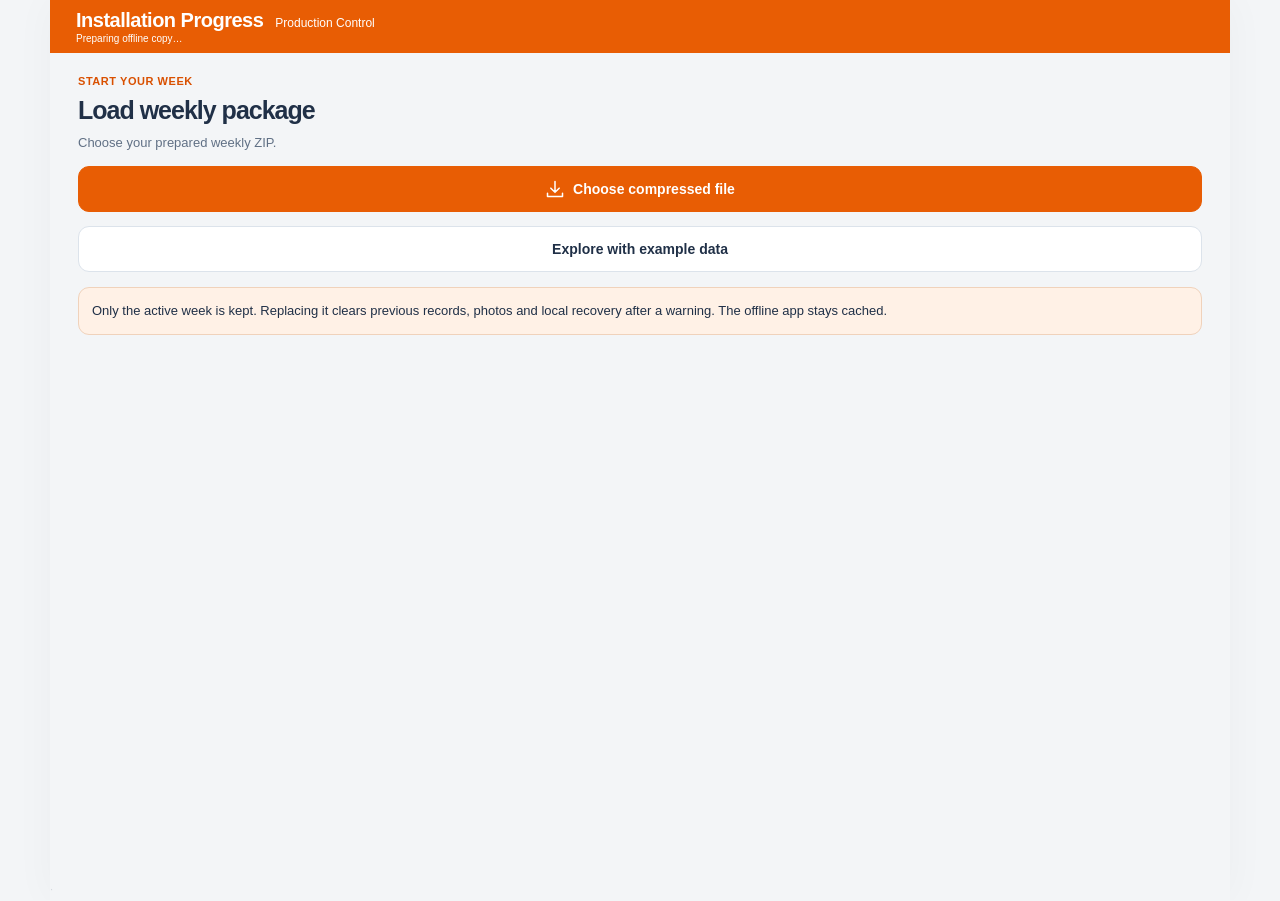
<file: index.html>
<!doctype html>
<html lang="en-GB">
<head>
  <meta charset="utf-8">
  <meta name="viewport" content="width=device-width,initial-scale=1,viewport-fit=cover">
  <meta name="theme-color" content="#e85d04">
  <meta name="apple-mobile-web-app-capable" content="yes">
  <meta name="apple-mobile-web-app-status-bar-style" content="default">
  <meta name="description" content="Offline installation progress, daily review and supervisor sign-off.">
  <title>Installation Progress · Production Control</title>
  <link rel="manifest" href="./manifest.webmanifest">
  <link rel="icon" href="./icon.svg" type="image/svg+xml">
  <link rel="apple-touch-icon" href="./icon-192.png">
  <link rel="stylesheet" href="./app.css">
  <script defer src="./vendor/pako.min.js"></script>
  <script defer src="./vendor/jszip.min.js"></script>
  <script defer src="./shared/gate-config.js"></script>
  <script defer src="./shared/production-core.js"></script>
  <script defer src="./shared/weekly-core.js"></script>
  <script defer src="./shared/files.js"></script>
  <script defer src="./storage.js"></script>
  <script defer src="./app.js"></script>
</head>
<body>
  <svg class="symbol-bank" aria-hidden="true" xmlns="http://www.w3.org/2000/svg">
    <symbol id="i-home" viewBox="0 0 24 24"><path d="m3 10 9-7 9 7v10H3zM9 20v-8h6v8"/></symbol>
    <symbol id="i-room" viewBox="0 0 24 24"><path d="M3 21h18M6 21V4l11-2v19M17 5h3v16M13 12v1"/></symbol>
    <symbol id="i-draft" viewBox="0 0 24 24"><path d="M8 4H5v17h14V4h-3M8 2h8v5H8zM8 11h8M8 15h8"/></symbol>
    <symbol id="i-export" viewBox="0 0 24 24"><path d="M13 3H4v18h16v-8M11 12 21 2M15 2h6v6"/></symbol>
    <symbol id="i-camera" viewBox="0 0 24 24"><path d="M3 7h4l2-3h6l2 3h4v14H3z"/><circle cx="12" cy="13" r="4"/></symbol>
    <symbol id="i-photo" viewBox="0 0 24 24"><path d="M3 3h18v18H3zM3 17l6-6 4 4 3-3 5 5"/><circle cx="16" cy="7" r="1"/></symbol>
    <symbol id="i-down" viewBox="0 0 24 24"><path d="M12 3v13m-5-5 5 5 5-5M3 17v4h18v-4"/></symbol>
    <symbol id="i-check" viewBox="0 0 24 24"><path d="m4 12 5 5L20 6"/></symbol>
    <symbol id="i-arrow" viewBox="0 0 24 24"><path d="M5 12h14m-6-6 6 6-6 6"/></symbol>
    <symbol id="i-chevron" viewBox="0 0 24 24"><path d="m6 9 6 6 6-6"/></symbol>
    <symbol id="i-plus" viewBox="0 0 24 24"><path d="M12 4v16M4 12h16"/></symbol>
    <symbol id="i-offline" viewBox="0 0 24 24"><path d="m3 3 18 18M5 8a5 5 0 0 0 0 10h12M9 5a7 7 0 0 1 10 6 4 4 0 0 1 2 6"/></symbol>
    <symbol id="i-menu" viewBox="0 0 24 24"><circle cx="5" cy="12" r="1"/><circle cx="12" cy="12" r="1"/><circle cx="19" cy="12" r="1"/></symbol>
  </svg>
  <div id="app">
    <header class="app-header">
      <div class="header-top"><div><div class="brand">Installation Progress</div><div class="subtitle">Production Control</div></div><button class="icon-button header-menu" id="settings-button" aria-label="Week and field settings"><svg><use href="#i-menu"/></svg></button></div>
      <div class="header-status"><span id="offline-status" role="status">Preparing offline copy…</span><span id="week-label"></span></div>
    </header>
    <div id="error-banner" role="alert" hidden></div>
    <main id="content" tabindex="-1"><p>Opening saved work…</p></main>
    <div id="notice" role="status" aria-live="polite" hidden></div>
    <nav id="bottom-menu" aria-label="Main menu" hidden>
      <button data-page="home"><svg><use href="#i-home"/></svg><span>Home</span></button>
      <button data-page="rooms"><svg><use href="#i-room"/></svg><span>Rooms</span></button>
      <button data-page="draft"><svg><use href="#i-draft"/></svg><span>Draft</span></button>
      <button data-page="export"><svg><use href="#i-export"/></svg><span>Export</span></button>
      <button data-page="photos"><svg><use href="#i-photo"/></svg><span>Photos</span></button>
    </nav>
    <footer class="device-status"><button id="recovery-corner" aria-label="Recovery corner: tap five times">·</button><span id="save-status" class="screen-reader" role="status">Local storage</span><span id="day-label" class="screen-reader"></span></footer>
  </div>
  <input id="package-input" type="file" accept=".zip,application/zip" hidden>
  <input id="recovery-input" type="file" multiple accept=".zip,application/zip" hidden>
  <input id="camera-input" type="file" accept="image/*" capture="environment" hidden>
  <dialog id="modal"><div id="modal-body"></div></dialog>
  <noscript>This application needs JavaScript to save offline work.</noscript>
</body>
</html>
</file>
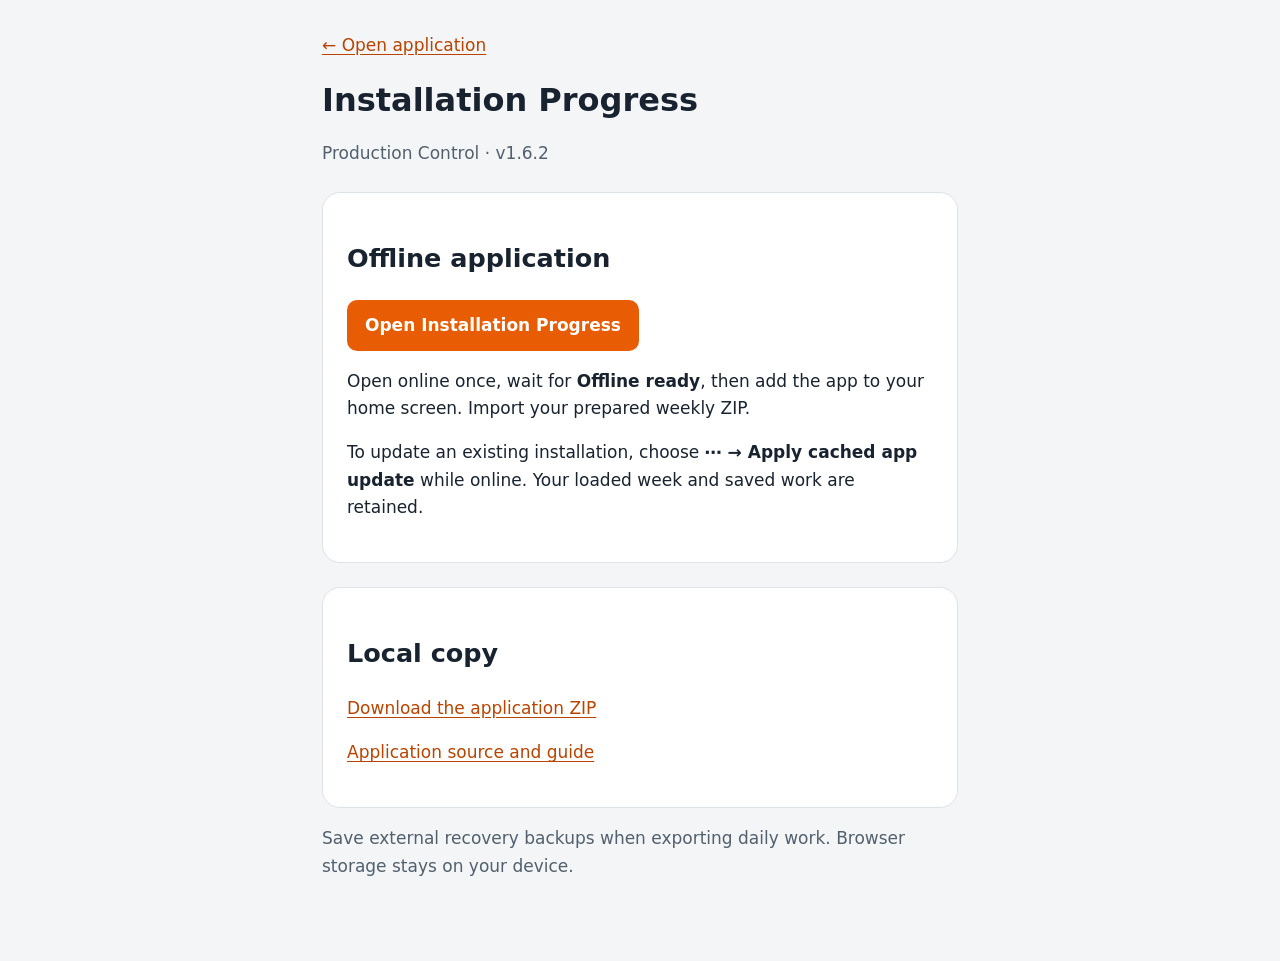
<file: downloads.html>
<!doctype html>
<html lang="en-GB">
<head>
<meta charset="utf-8"><meta name="viewport" content="width=device-width,initial-scale=1"><meta name="theme-color" content="#e85d04"><title>Installation Progress · Application</title><link rel="icon" href="./icon.svg" type="image/svg+xml">
<style>*{box-sizing:border-box}body{margin:0;background:#f3f5f7;color:#18232f;font:17px/1.6 system-ui,sans-serif}main{max-width:680px;margin:auto;padding:32px 22px 64px}h1{font-size:32px;line-height:1.2}section{margin-top:24px;padding:24px;background:white;border:1px solid #dde3e8;border-radius:18px}a{color:#b94400;text-underline-offset:3px}.button{display:inline-block;border-radius:10px;padding:12px 18px;background:#e85d04;color:white;text-decoration:none;font-weight:650}.subtle{color:#52606d}</style>
</head>
<body><main><a href="./">← Open application</a><h1>Installation Progress</h1><p class="subtle">Production Control · v1.6.2</p>
<section><h2>Offline application</h2><p><a class="button" href="./">Open Installation Progress</a></p><p>Open online once, wait for <strong>Offline ready</strong>, then add the app to your home screen. Import your prepared weekly ZIP.</p><p>To update an existing installation, choose <strong>⋯ → Apply cached app update</strong> while online. Your loaded week and saved work are retained.</p></section>
<section><h2>Local copy</h2><p><a href="./downloads/Installation-Progress-v1.6.2.zip" download>Download the application ZIP</a></p><p><a href="https://github.com/ricardoscassa/installation-progress">Application source and guide</a></p></section>
<p class="subtle">Save external recovery backups when exporting daily work. Browser storage stays on your device.</p></main></body></html>
</file>
<file: app.css>
:root{font-family:-apple-system,BlinkMacSystemFont,"Segoe UI",sans-serif;color:#203047;background:#f3f5f7;font-size:16px;line-height:1.5;--orange:#d95000;--header:#e85d04;--line:#dce3eb;--muted:#607085;--panel:#fff;--page:#f3f5f7;--green:#e8f6ed;--green-ink:#246b43;color-scheme:light}
*{box-sizing:border-box}html,body{height:100%;margin:0;overflow:hidden;overscroll-behavior:none}button,input,select,textarea{font:inherit;color:inherit}button{cursor:pointer}button:disabled{cursor:default;opacity:.5}button:focus-visible,summary:focus-visible{outline:3px solid #ff9d5c;outline-offset:2px}[hidden]{display:none!important}svg{width:20px;height:20px;fill:none;stroke:currentColor;stroke-width:1.8;stroke-linecap:round;stroke-linejoin:round;flex-shrink:0;vertical-align:middle}.symbol-bank{position:absolute;width:0;height:0;overflow:hidden}
#app{height:100%;height:100dvh;max-width:860px;margin:auto;display:grid;grid-template-rows:auto auto minmax(0,1fr) auto auto auto;background:var(--page);box-shadow:0 0 40px #14233a09}
.app-header{background:var(--header);color:white;padding:calc(18px + env(safe-area-inset-top)) 22px 14px}.header-top{display:flex;justify-content:space-between;align-items:center;gap:12px}.brand{font-size:23px;font-weight:750;letter-spacing:-.035em}.subtitle{font-size:13px;margin-top:2px}.header-status{display:flex;justify-content:space-between;gap:12px;margin-top:15px;font-size:12px;flex-wrap:wrap}.header-menu{background:#ffffff20!important;color:white;border:0!important}.icon-button{display:inline-flex;align-items:center;justify-content:center;min-width:44px;min-height:44px;padding:10px;border:1px solid var(--line);background:white;border-radius:10px}
#content{overflow:auto;overscroll-behavior-y:none;-webkit-overflow-scrolling:touch;padding:24px 20px 28px;scroll-padding-block:20px;outline:none}h1,h2,h3,p{overflow-wrap:anywhere}h1{font-size:28px;line-height:1.2;letter-spacing:-.04em;margin:0 0 8px}h2{font-size:21px;margin:24px 0 12px;letter-spacing:-.025em}h3{font-size:17px;margin:18px 0 9px}p{margin:8px 0}.eyebrow{font-size:12px;letter-spacing:.05em;color:var(--orange);font-weight:700;margin-bottom:7px}.subtle{color:var(--muted);font-size:13px}.row,.spread{display:flex;gap:10px;align-items:center;flex-wrap:wrap}.spread{justify-content:space-between}.grow{flex:1;min-width:0}.actions{display:flex;gap:10px;flex-wrap:wrap;margin:16px 0}.button{display:inline-flex;align-items:center;justify-content:center;gap:8px;min-height:46px;border:1px solid var(--line);border-radius:11px;padding:10px 15px;background:white;font-weight:650;font-size:14px;text-align:center}.primary{background:var(--header);border-color:var(--header);color:white}.danger{color:#a92828;border-color:#e5b4b4}.block{display:flex;width:100%;margin-top:14px}.link-button{background:transparent;border:0;padding:10px 0;min-height:44px;color:var(--orange);font-size:14px;text-align:left}.pill{display:inline-flex;align-items:center;gap:5px;border-radius:6px;padding:4px 8px;background:#fff0e4;color:#a74c0d;font-size:11px;font-weight:650}.pill.good{background:var(--green);color:var(--green-ink)}.pill.warning{background:#fff3cf;color:#785400}.metrics{display:grid;grid-template-columns:repeat(3,minmax(0,1fr));gap:9px;margin:22px 0}.metric{background:white;border-radius:13px;text-align:center;padding:15px 6px}.metric strong{font-size:29px;display:block;font-variant-numeric:tabular-nums}.metric span{font-size:11px;color:var(--muted);display:block}.room-card{display:block;width:100%;padding:19px;text-align:left;border:1px solid var(--line);border-radius:15px;background:white;margin:11px 0}.room-card strong{font-size:19px}.room-card .subtle{margin:6px 0}.green-text{color:var(--green-ink);font-size:12px}.field{display:flex;flex-direction:column;gap:6px;font-size:13px;font-weight:600;margin:14px 0;min-width:0}.field input,.field select,.field textarea{width:100%;min-height:46px;border:1px solid var(--line);border-radius:9px;background:white;padding:10px 12px;font-size:16px;font-weight:400}.field textarea{resize:vertical}.field input:focus,.field select:focus,.field textarea:focus{outline:2px solid #ff9d5c;outline-offset:2px}.split{display:grid;grid-template-columns:repeat(2,minmax(0,1fr));gap:10px}.check{display:flex;align-items:flex-start;gap:10px;margin:15px 0;font-size:14px}.check input{width:21px;height:21px;flex-shrink:0;accent-color:var(--header)}.note{background:#fff1e6;border:1px solid #f0d2bb;padding:13px;border-radius:11px;font-size:13px;margin:15px 0}.errors{padding:12px 14px;border-radius:10px;border:1px solid #e1b586;background:#fff5e9;color:#8a4f19;font-size:13px;line-height:1.6}.errors ul{margin:0;padding-left:18px}
.ecs-card{border:1px solid var(--line);border-radius:15px;background:white;margin:12px 0;overflow:clip;box-shadow:0 2px 5px #14233a04}.ecs-card.recorded{background:var(--green);border-color:#c9e4d2}.ecs-toggle{display:block;width:100%;background:transparent;border:0;padding:19px 16px;text-align:left}.ecs-code{font-size:20px;font-weight:750;letter-spacing:-.02em;overflow-wrap:anywhere}.ecs-percent{font-size:22px;font-weight:750;font-variant-numeric:tabular-nums}.ecs-meta{display:flex;gap:9px;align-items:center;flex-wrap:wrap;margin-top:7px;font-size:12px;color:var(--muted)}.ecs-meta svg{width:16px;height:16px}.ecs-result{font-size:12px;font-weight:650;margin-top:10px;color:var(--green-ink)}.ecs-editor{padding:4px 16px 20px;border-top:1px solid var(--line);background:white}.gates{display:grid;grid-template-columns:repeat(auto-fit,minmax(108px,1fr));gap:8px;margin:12px 0 18px}.gate{min-height:66px;text-align:left;padding:9px 10px;background:#f6f7f9;border:1px solid var(--line);border-radius:10px;font-size:12px;overflow-wrap:anywhere}.gate strong{font-size:18px;display:block}.gate[aria-pressed=true]{background:#fff0e4;border-color:var(--orange);color:#a74c0d}.gate:disabled{opacity:.4}.camera-action{display:flex;gap:10px;align-items:center;justify-content:space-between;margin-top:17px}.camera-action .subtle{flex:1}.add-button{display:flex;align-items:center;justify-content:center;gap:8px;width:100%;border:1px dashed var(--orange);color:var(--orange);background:#fff3e8;border-radius:12px;padding:14px;min-height:50px;font-weight:650;margin:16px 0 8px}.search-container{background:white;border:1px solid var(--line);border-radius:13px;padding:15px;margin-top:12px}.search-container .field{margin-top:0}.candidate{display:block;width:100%;text-align:left;border:0;border-bottom:1px solid var(--line);background:white;padding:14px 3px;min-height:54px}.candidate strong{display:block;font-size:16px}.candidate span{font-size:12px;color:var(--muted)}
#bottom-menu{display:grid;grid-template-columns:repeat(5,minmax(0,1fr));gap:3px;background:white;border-top:1px solid var(--line);padding:8px 8px 4px}#bottom-menu button{display:flex;flex-direction:column;align-items:center;justify-content:center;gap:5px;border:0;border-radius:10px;background:transparent;min-height:54px;padding:6px 0;font-size:11px;color:var(--muted)}#bottom-menu button[aria-current=page]{background:#fff0e4;color:var(--orange);font-weight:650}.device-status{display:flex;justify-content:space-between;align-items:center;background:white;padding:0 13px calc(5px + env(safe-area-inset-bottom));font-size:11px;color:var(--muted);gap:8px;min-height:30px}#recovery-corner{border:0;background:transparent;text-align:left;padding:0;min-height:30px;min-width:44px;color:var(--muted)}#error-banner{font-size:13px;color:#902b27;background:#fff0ee;border-bottom:1px solid #e8c2bb;padding:10px 18px;max-height:110px;overflow:auto}#notice{font-size:13px;background:#e8f6ed;color:#246b43;padding:10px 18px;border-top:1px solid #cee4d5;max-height:85px;overflow:auto}
.batch{border-bottom:1px solid var(--line);padding:16px 0}.batch>summary{display:flex;align-items:center;justify-content:space-between;gap:10px;list-style:none;cursor:pointer;font-weight:650}.batch>summary::-webkit-details-marker{display:none}.draft-record{background:white;border:1px solid var(--line);border-radius:11px;margin:10px 0;padding:14px}.draft-record>summary{list-style:none;cursor:pointer}.draft-record>summary::-webkit-details-marker{display:none}.kv{display:grid;grid-template-columns:minmax(90px,1fr) minmax(0,1.5fr);gap:9px 14px;font-size:13px;margin:16px 0}.kv dt{color:var(--muted)}.kv dd{margin:0;overflow-wrap:anywhere;white-space:pre-wrap}.photo-grid{display:grid;grid-template-columns:repeat(auto-fill,minmax(140px,1fr));gap:12px;margin:16px 0}.photo-tile{display:block;border:1px solid var(--line);background:white;padding:7px;border-radius:10px;text-align:left;font-size:12px;min-width:0}.photo-tile img{display:block;width:100%;height:140px;object-fit:cover;border-radius:6px;margin-bottom:7px}.preview-photo{display:block;max-width:100%;max-height:55dvh;object-fit:contain;margin:12px auto}.empty{text-align:center;padding:35px 10px;color:var(--muted);font-size:14px}.export-list{border-top:1px solid var(--line);margin:20px 0}.export-list>div{display:flex;gap:12px;align-items:flex-start;border-bottom:1px solid var(--line);padding:16px 0}.export-list svg{margin-top:3px}.history-entry{padding:14px 0;border-bottom:1px solid var(--line);font-size:13px}.history-entry strong{font-size:14px}
dialog{border:0;border-radius:18px;padding:0;width:min(620px,calc(100vw - 24px));max-height:90dvh;color:#203047;background:white;box-shadow:0 20px 80px #0004}dialog::backdrop{background:#10203399}#modal-body{padding:22px;overflow:auto;max-height:88dvh;overscroll-behavior:contain}.dialog-heading{display:flex;justify-content:space-between;align-items:center;gap:12px}.dialog-heading h2{margin:0}.dialog-close{border:0;border-radius:8px;background:#f1f3f6;min-width:44px;min-height:44px;font-size:20px}canvas{max-width:100%;height:auto}.screen-reader{position:absolute;width:1px;height:1px;overflow:hidden;clip:rect(0,0,0,0)}
@media(min-width:700px){#content{padding:30px 34px}#bottom-menu{padding-inline:30px}.rooms-grid{display:grid;grid-template-columns:repeat(2,minmax(0,1fr));gap:12px}.rooms-grid .room-card{margin:0}.brand{font-size:25px}}
@media(max-width:350px){#content{padding:20px 12px}.brand{font-size:21px}.app-header{padding-inline:15px}.split{grid-template-columns:1fr}.metrics{gap:6px}.metric strong{font-size:25px}.ecs-code{font-size:18px}.camera-action{flex-wrap:wrap}}

/* Explicit areas keep hidden banners from moving the scrolling row or navigation. */
#app{position:relative;max-width:1180px;grid-template-areas:"header" "error" "content" "menu";grid-template-rows:auto auto minmax(0,1fr) auto}
.app-header{grid-area:header;padding:calc(8px + env(safe-area-inset-top)) 16px 7px}
.brand{font-size:18px;line-height:1.2;letter-spacing:-.025em}
.subtitle{font-size:11px;line-height:1.3;margin-top:2px}
.header-top{gap:8px}.header-status{margin-top:3px;font-size:10px;line-height:1.4;gap:8px}
.header-menu{min-width:40px;min-height:40px;padding:8px}
#error-banner{grid-area:error}
#content{grid-area:content;min-height:0;padding:16px 16px 24px;scroll-padding-block:12px}
h1{font-size:25px}h2{font-size:19px;margin-top:20px}h3{font-size:15px;margin-top:14px}
.eyebrow{font-size:11px;margin-bottom:5px}.field{margin:11px 0;gap:4px}.field input,.field select,.field textarea{padding:9px 10px;min-height:44px}
#ecs-list{display:grid;gap:10px}.ecs-card{margin:0}.ecs-toggle{padding:13px 14px}.ecs-code{font-size:19px}.ecs-percent{font-size:20px}.ecs-meta{margin-top:3px}.ecs-result{margin-top:5px}
.ecs-editor{padding:2px 14px 15px}.gates{display:flex;flex-wrap:wrap;gap:6px;margin:9px 0 12px}
.gate{display:inline-flex;align-items:center;justify-content:space-between;gap:8px;min-height:44px;padding:7px 10px;font-size:12px;flex:0 1 auto;border-radius:8px;text-align:left}
.gate strong{display:inline;font-size:14px;white-space:nowrap}.gate-picker{display:block}.gate-picker .field{margin:0}
.camera-trigger{position:relative;overflow:hidden;cursor:pointer;flex-shrink:0}
.native-camera-input{position:absolute;inset:0;width:100%;height:100%;min-height:0;padding:0;margin:0;opacity:0;cursor:pointer}
.camera-trigger:focus-within{outline:3px solid #ff9d5c;outline-offset:2px}
#bottom-menu{grid-area:menu;padding:4px 6px calc(4px + env(safe-area-inset-bottom));gap:3px;z-index:2}
#bottom-menu button{min-height:44px;padding:3px 0;gap:2px;font-size:10px;border-radius:8px;touch-action:manipulation}
#bottom-menu svg{width:19px;height:19px}
.device-status{position:absolute;bottom:0;left:0;padding:0;min-height:0;height:0;width:24px;z-index:3;background:transparent}
#recovery-corner{position:absolute;left:0;bottom:0;min-width:22px;min-height:22px;width:22px;height:22px;opacity:.2}
#notice{position:absolute;z-index:4;left:12px;right:12px;bottom:calc(62px + env(safe-area-inset-bottom));max-width:680px;margin:auto;padding:10px 13px;max-height:70px;border:1px solid #cee4d5;border-radius:9px;box-shadow:0 3px 14px #17362914;pointer-events:none;font-size:12px}
.export-list{margin:13px 0}.export-list>div{padding:12px 0}.history-entry .button{margin-top:8px}
@media(min-width:700px){
  .app-header{padding-inline:26px}.header-top>div{display:flex;align-items:baseline;gap:12px}.brand{font-size:20px}.subtitle{font-size:12px}.header-status{margin-top:0}
  #content{padding:20px 28px 28px}#bottom-menu{padding-inline:26px}#bottom-menu button{flex-direction:row;gap:8px;font-size:13px}
  #ecs-list{grid-template-columns:repeat(2,minmax(0,1fr));align-items:start}#open-ecs-card{grid-column:1/-1}.rooms-grid{grid-template-columns:repeat(3,minmax(0,1fr))}
  .ecs-editor .split{grid-template-columns:repeat(3,minmax(0,1fr))}.gate{font-size:13px}.metrics{margin:16px 0}.metric{padding:12px 6px}
}
@media(max-width:350px){#content{padding:13px 11px 20px}.app-header{padding-inline:12px}.brand{font-size:16px}.split{grid-template-columns:1fr}.gate{padding-inline:8px}}
.building-heading{display:flex;align-items:center;justify-content:space-between;gap:10px;margin:20px 0 12px}.building-heading h2{margin:0}.building-heading .button{font-size:12px;padding:7px 10px;min-height:44px}
.room-choice{display:flex;align-items:center;justify-content:space-between;gap:10px;width:100%;min-height:50px;padding:10px 4px;background:white;border:0;border-bottom:1px solid var(--line);text-align:left}
.review-progress{margin-left:auto;font-size:13px;font-weight:650;white-space:nowrap}.draft-record>summary .spread{flex-wrap:nowrap;gap:9px}.draft-record>summary strong{overflow-wrap:anywhere;min-width:0}.draft-record>summary svg{width:17px;height:17px}
.progress-comparison{display:flex;align-items:baseline;gap:6px;margin:9px 0;color:var(--muted);font-size:12px;line-height:1.5;white-space:nowrap;min-width:0}
.comparison-previous,.comparison-mpower{display:inline-flex;align-items:baseline;gap:3px;min-width:0}.comparison-previous{flex:0 1 auto}.comparison-mpower{flex:0 0 auto}
.comparison-label,.comparison-percent{flex-shrink:0}.comparison-gate{min-width:0;overflow:hidden;text-overflow:ellipsis}.comparison-divider{color:#a4adb5;flex-shrink:0}
.comparison-gate:empty,.comparison-mpower-gate:empty,.compact-mpower .comparison-mpower-gate{display:none}
.button[aria-pressed=true]{background:#fff0e4;border-color:var(--orange);color:var(--orange)}
.checkin-owner{display:block;margin-top:4px;color:var(--muted);font-size:13px}

a.export-download{text-decoration:none}
.photo-sharing{border-top:1px solid var(--line);border-bottom:1px solid var(--line);padding:10px 0;margin:14px 0}
.photo-sharing>summary{cursor:pointer;min-height:44px;padding:10px 0;font-size:14px;font-weight:650;overflow-wrap:anywhere}
.photo-sharing .button{font-size:12px}.photo-sharing .link-button{margin-left:10px}.shared-photo-choice{display:flex;align-items:flex-start;gap:10px;border-bottom:1px solid var(--line);padding:11px 0;min-height:50px;font-size:13px;cursor:pointer}
.shared-photo-choice input{width:21px;height:21px;flex-shrink:0;accent-color:var(--header)}.shared-photo-choice strong,.shared-photo-choice .subtle{display:block;overflow-wrap:anywhere}.shared-photo-choice:has(input:disabled){color:var(--muted);cursor:default}
</file>
